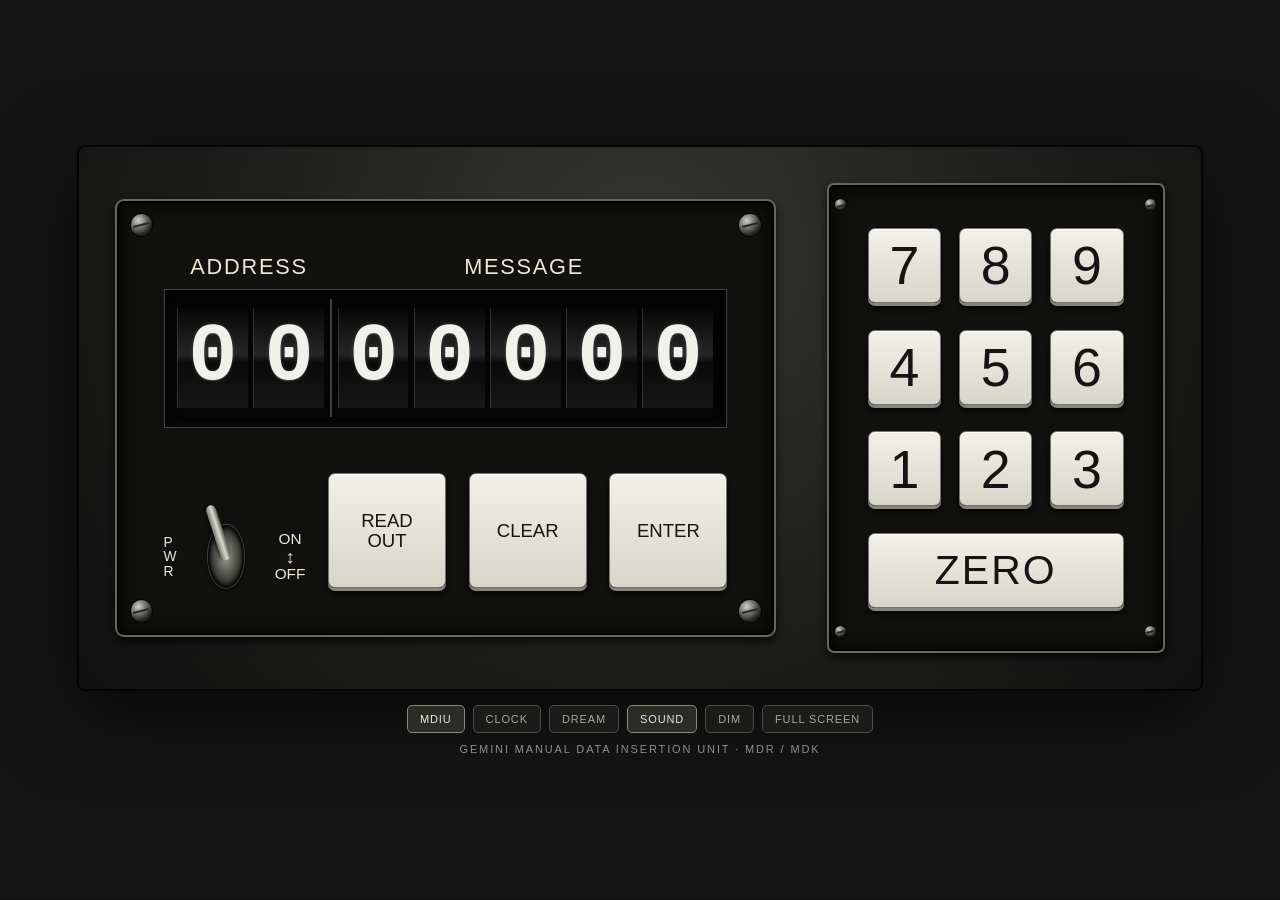
<file: web/index.html>
<!doctype html>
<html lang="en">
<head>
  <meta charset="utf-8">
  <meta name="viewport" content="width=device-width, initial-scale=1, viewport-fit=cover">
  <meta name="theme-color" content="#151515">
  <meta name="description" content="Working Gemini spacecraft Manual Data Insertion Unit recreation">
  <link rel="manifest" href="manifest.webmanifest">
  <link rel="stylesheet" href="style.css">
  <title>Gemini MDIU</title>
</head>
<body>
  <main class="page">
    <section class="instrument" aria-label="Gemini Manual Data Insertion Unit simulator">
      <div class="mdr panel">
        <div class="screw tl"></div><div class="screw tr"></div><div class="screw bl"></div><div class="screw br"></div>
        <div class="readout-headings"><span>ADDRESS</span><span>MESSAGE</span></div>
        <div class="readout" aria-live="polite" aria-label="Address and message display">
          <span class="digit">0</span><span class="digit">0</span>
          <span class="divider"></span>
          <span class="digit">0</span><span class="digit">0</span><span class="digit">0</span><span class="digit">0</span><span class="digit">0</span>
        </div>
        <div class="controls">
          <div class="power-block">
            <span class="pwr-vertical">P<br>W<br>R</span>
            <button id="power-toggle" class="toggle on" aria-label="Power" aria-pressed="true"><span class="lever"></span></button>
            <span class="power-label">ON<br><span class="arrow">↕</span><br>OFF</span>
          </div>
          <button class="command" id="readout">READ<br>OUT</button>
          <button class="command" id="clear">CLEAR</button>
          <button class="command" id="enter">ENTER</button>
        </div>
      </div>

      <div class="mdk panel" aria-label="Manual Data Keyboard">
        <div class="screw tl"></div><div class="screw tr"></div><div class="screw bl"></div><div class="screw br"></div>
        <div class="keygrid">
          <button class="numkey" data-digit="7">7</button><button class="numkey" data-digit="8">8</button><button class="numkey" data-digit="9">9</button>
          <button class="numkey" data-digit="4">4</button><button class="numkey" data-digit="5">5</button><button class="numkey" data-digit="6">6</button>
          <button class="numkey" data-digit="1">1</button><button class="numkey" data-digit="2">2</button><button class="numkey" data-digit="3">3</button>
          <button class="numkey zero" data-digit="0">ZERO</button>
        </div>
      </div>
    </section>

    <nav class="modebar" aria-label="Modern display modes">
      <button class="mode active" data-mode="mdiu">MDIU</button>
      <button class="mode" data-mode="clock">CLOCK</button>
      <button class="mode" data-mode="dream">DREAM</button>
      <button class="mode active" id="sound" aria-pressed="true">SOUND</button>
      <button class="mode" id="dim">DIM</button>
      <button class="mode" id="fullscreen">FULL SCREEN</button>
    </nav>
    <p class="caption">GEMINI MANUAL DATA INSERTION UNIT · MDR / MDK</p>
  </main>
  <script type="module" src="app.js"></script>
</body>
</html>
</file>
<file: web/style.css>
:root {
  color-scheme: dark;
  font-family: Arial, Helvetica, sans-serif;
  background: #151515;
  --panel-black: #11110f;
  --ivory: #e7e4d8;
  --ink: #141414;
  --label: #eee7d5;
}
* { box-sizing: border-box; }
html, body { margin: 0; min-height: 100%; background: #151515; }
body { min-height: 100vh; display: grid; place-items: center; overflow-x: hidden; }
button { font: inherit; touch-action: manipulation; -webkit-tap-highlight-color: transparent; }
.page { width: min(1180px, 100vw); padding: 3vmin; transition: filter .2s, opacity .2s; }
.page.dimmed { filter: brightness(.28); }
.instrument {
  display: grid;
  grid-template-columns: minmax(0, 1.72fr) minmax(270px, .88fr);
  gap: clamp(18px, 4vw, 58px);
  align-items: center;
  padding: clamp(18px, 3vw, 42px);
  border-radius: 8px;
  background: radial-gradient(circle at 50% 20%, #353531, #1c1c1a 60%, #101010);
  box-shadow: inset 0 0 0 2px #050505, 0 22px 80px #000a;
}
.panel { position: relative; background: var(--panel-black); border: 2px solid #67675f; box-shadow: inset 0 0 0 2px #000, inset 0 0 24px #000, 0 5px 8px #000a; }
.mdr { aspect-ratio: 1.54 / 1; padding: 8% 7% 7%; border-radius: 9px; }
.mdk { aspect-ratio: .72 / 1; padding: 11% 10%; border-radius: 7px; }
.screw { position: absolute; width: 3.3%; aspect-ratio: 1; border-radius: 50%; background: radial-gradient(circle at 35% 30%, #d0d0c7, #6e6f69 38%, #20211f 70%); box-shadow: 0 0 0 1px #050505; }
.screw::after { content: ''; position: absolute; width: 75%; height: 2px; background: #282826; left: 13%; top: 47%; transform: rotate(-14deg); }
.screw.tl { left: 2%; top: 3%; } .screw.tr { right: 2%; top: 3%; } .screw.bl { left: 2%; bottom: 3%; } .screw.br { right: 2%; bottom: 3%; }
.readout-headings { display: grid; grid-template-columns: 2fr 5fr; color: var(--label); font-size: clamp(11px, 1.7vw, 23px); letter-spacing: .08em; margin: 0 1.2% 1.5%; text-align: center; }
.readout { position: relative; display: grid; grid-template-columns: repeat(2, 1fr) 4px repeat(5, 1fr); gap: .8%; align-items: center; padding: 3.3% 2.2%; background: #050505; border: 1px solid #45453f; box-shadow: inset 0 5px 12px #000, inset 0 -2px 5px #4443; }
.divider { width: 2px; height: 118%; background: #bdb8a855; justify-self: center; }
.digit { display: grid; place-items: center; aspect-ratio: .72; overflow: hidden; color: #f1f1eb; font-family: "Courier New", monospace; font-weight: 700; font-size: clamp(34px, 6.4vw, 86px); line-height: 1; background: linear-gradient(#070707 0%, #252525 46%, #0a0a0a 55%, #171717 100%); border-left: 1px solid #6666; border-right: 1px solid #050505; text-shadow: 0 1px 1px #fff3, 0 0 4px #fff2; transition: opacity .12s; }
.digit.unpowered { opacity: .42; }
.controls { display: grid; grid-template-columns: 1.2fr repeat(3, 1fr); gap: 4%; align-items: end; margin-top: 8%; }
.command, .numkey { border: 1px solid #75756f; background: linear-gradient(#f2f0e8, #d8d5c9); color: var(--ink); box-shadow: inset 0 1px #fff, 0 3px 0 #85847d, 0 6px 7px #000b; font-weight: 500; }
.command { aspect-ratio: 1.02; border-radius: 7px; font-size: clamp(10px, 1.45vw, 20px); line-height: 1.05; }
.power-block { display: grid; grid-template-columns: auto 1fr auto; align-items: center; justify-items: center; gap: 8%; color: var(--label); font-size: clamp(9px, 1.2vw, 17px); line-height: 1.05; }
.pwr-vertical { font-size: .9em; letter-spacing: .08em; }
.power-label { text-align: center; }
.arrow { font-size: 1.2em; }
.toggle { position: relative; width: 48%; min-width: 30px; aspect-ratio: .56; border: 0; background: radial-gradient(ellipse, #9b9b92, #3a3a36 55%, #0b0b0b 67%); border-radius: 50%; box-shadow: 0 0 0 1px #aaa5, 0 2px 4px #000; }
.lever { position: absolute; width: 28%; height: 90%; left: 36%; top: 43%; transform-origin: 50% 7%; transform: rotate(18deg); background: linear-gradient(90deg, #575750, #dbdad0 45%, #797970); border-radius: 999px; box-shadow: 2px 2px 3px #0008; transition: transform .12s; }
.toggle.on .lever { transform: rotate(162deg); }
.keygrid { height: 100%; display: grid; grid-template-columns: repeat(3, 1fr); grid-template-rows: repeat(4, 1fr); gap: 7%; padding: 2%; }
.numkey { border-radius: 7px; font-family: Arial, Helvetica, sans-serif; font-size: clamp(23px, 4.2vw, 58px); }
.zero { grid-column: 1 / -1; font-size: clamp(18px, 3.2vw, 45px); letter-spacing: .05em; }
.command:active, .numkey:active, .pressed { transform: translateY(3px); box-shadow: inset 0 2px 4px #0004, 0 1px 0 #777 !important; }
.instrument.error .readout { animation: errorPulse .34s ease-out; }
@keyframes errorPulse { 0%,100% { box-shadow: inset 0 5px 12px #000; } 50% { box-shadow: inset 0 5px 12px #000, 0 0 18px #b7b39a55; } }
.modebar { display:flex; justify-content:center; gap:8px; flex-wrap:wrap; margin:14px 0 0; }
.mode { border:1px solid #4e4e49; background:#1b1b19; color:#a9a79d; border-radius:5px; padding:7px 12px; font-size:11px; letter-spacing:.08em; }
.mode.active { color:#eee8d7; border-color:#8b887d; background:#2b2b27; }
.caption { margin: 10px 0 0; text-align: center; color: #8f8e86; font-size: 11px; letter-spacing: .17em; }
@media (max-width: 720px) and (orientation: portrait) {
  .page { padding: 14px; }
  .instrument { grid-template-columns: 1fr; gap: 20px; }
  .mdk { width: 58%; justify-self: center; }
}
</file>
